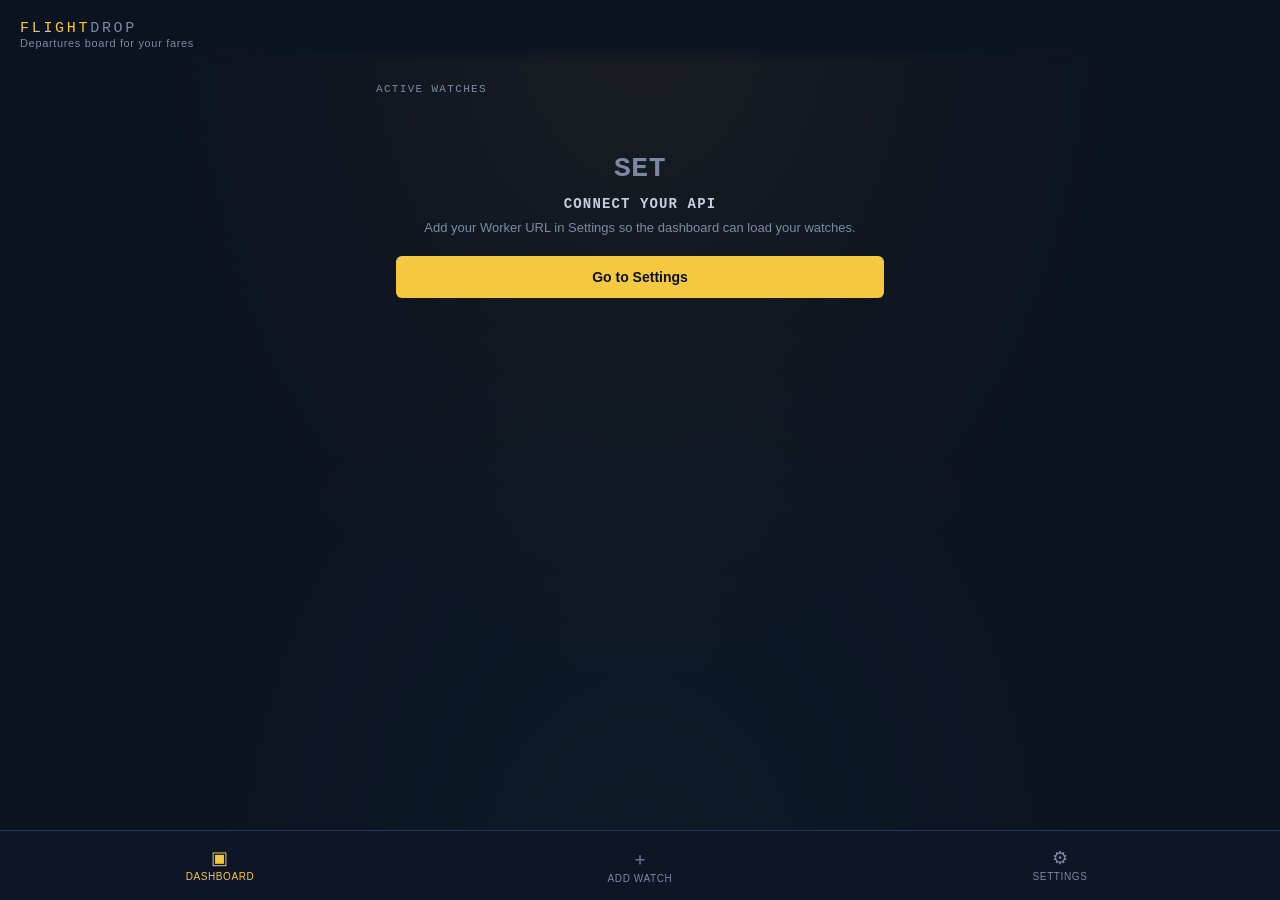
<file: index.html>
<!doctype html>
<html lang="en">
<head>
<meta charset="utf-8" />
<meta name="viewport" content="width=device-width, initial-scale=1, viewport-fit=cover" />
<meta name="theme-color" content="#0B1220" />
<title>FlightDrop — Dashboard</title>
<link rel="manifest" href="/manifest.json" />
<link rel="apple-touch-icon" href="/icons/icon-192.png" />
<meta name="apple-mobile-web-app-capable" content="yes" />
<meta name="apple-mobile-web-app-status-bar-style" content="black-translucent" />
<link rel="stylesheet" href="/styles.css" />
</head>
<body>
<header class="topbar">
  <div>
    <div class="wordmark">Flight<span>Drop</span></div>
    <div class="subline">Departures board for your fares</div>
  </div>
</header>

<main>
  <div id="unmatched-banner"></div>
  <div class="section-label">Active watches</div>
  <div id="watch-list">
    <div class="empty-state">
      <div class="flap">···</div>
      <p>Loading your watches…</p>
    </div>
  </div>
</main>

<nav class="bottom-nav">
  <a href="/index.html" data-page="index.html"><span class="icon">▣</span>Dashboard</a>
  <a href="/add.html" data-page="add.html"><span class="icon">＋</span>Add Watch</a>
  <a href="/settings.html" data-page="settings.html"><span class="icon">⚙</span>Settings</a>
</nav>

<script src="/app.js"></script>
<script>
async function loadWatches() {
  const list = document.getElementById("watch-list");
  if (!FD.apiBase()) {
    list.innerHTML = `
      <div class="empty-state">
        <div class="flap">SET</div>
        <h2>Connect your API</h2>
        <p>Add your Worker URL in Settings so the dashboard can load your watches.</p>
        <a class="btn btn-primary" href="/settings.html">Go to Settings</a>
      </div>`;
    return;
  }

  try {
    const [watches, unmatched] = await Promise.all([
      FD.api("/api/watches"),
      FD.api("/api/price-events/unmatched").catch(() => []),
    ]);

    renderUnmatchedBanner(unmatched);

    if (!watches || watches.length === 0) {
      list.innerHTML = `
        <div class="empty-state">
          <div class="flap">···</div>
          <h2>No watches yet</h2>
          <p>Add a flight watch, set the matching alert in Google Flights, then forward those emails to FlightDrop.</p>
          <a class="btn btn-primary" href="/add.html">Add your first watch</a>
        </div>`;
      return;
    }

    list.innerHTML = "";
    watches.forEach((watch) => list.appendChild(renderWatchCard(watch)));
  } catch (err) {
    list.innerHTML = `<div class="empty-state"><h2>Couldn't load watches</h2><p>${FD.escapeHtml(err.message)}</p></div>`;
  }
}

function renderUnmatchedBanner(unmatched) {
  const el = document.getElementById("unmatched-banner");
  if (!unmatched || unmatched.length === 0) { el.innerHTML = ""; return; }
  el.innerHTML = `
    <div class="card" style="border-color: rgba(255,107,94,0.4);">
      <strong style="color: var(--coral); font-size: 13px;">${unmatched.length} email${unmatched.length > 1 ? "s" : ""} couldn't be matched</strong>
      <p style="font-size: 12px; color: var(--ink-2); margin: 6px 0 10px;">Link them to a watch manually from Settings → Unmatched emails.</p>
      <a class="btn btn-secondary btn-sm" href="/settings.html#unmatched">Review unmatched</a>
    </div>`;
}

function renderWatchCard(watch) {
  const status = FD.watchStatus(watch);
  const a = document.createElement("a");
  a.href = `/watch.html?id=${watch.id}`;
  a.className = "card watch-card";
  a.dataset.status = status;

  const legs = (watch.legs || []).map((l) => {
    const route = `${FD.escapeHtml(l.from) || "?"} → ${FD.escapeHtml(l.to) || "?"}`;
    const dateLabel = FD.formatShortDate(l.date);
    return dateLabel ? `${route} (${dateLabel})` : route;
  }).join(" · ") || FD.escapeHtml(watch.route_type);

  const priceBlock = document.createElement("div");
  priceBlock.className = "price-block";
  priceBlock.appendChild(FD.renderFlap(FD.formatMoney(watch.last_seen_price, watch.currency)));
  const target = document.createElement("div");
  target.className = "target";
  target.textContent = watch.target_price != null ? `Target ${FD.formatMoney(watch.target_price, watch.currency)}` : "No target set";
  priceBlock.appendChild(target);

  a.innerHTML = `
    <div class="row-top">
      <div>
        <div class="name">${FD.escapeHtml(watch.name)}</div>
        <div class="route">${legs}</div>
      </div>
    </div>
    <span class="status-pill">${FD.statusLabel(status)}</span>
  `;
  a.querySelector(".row-top").appendChild(priceBlock);
  return a;
}

loadWatches();
</script>
</body>
</html>
</file>
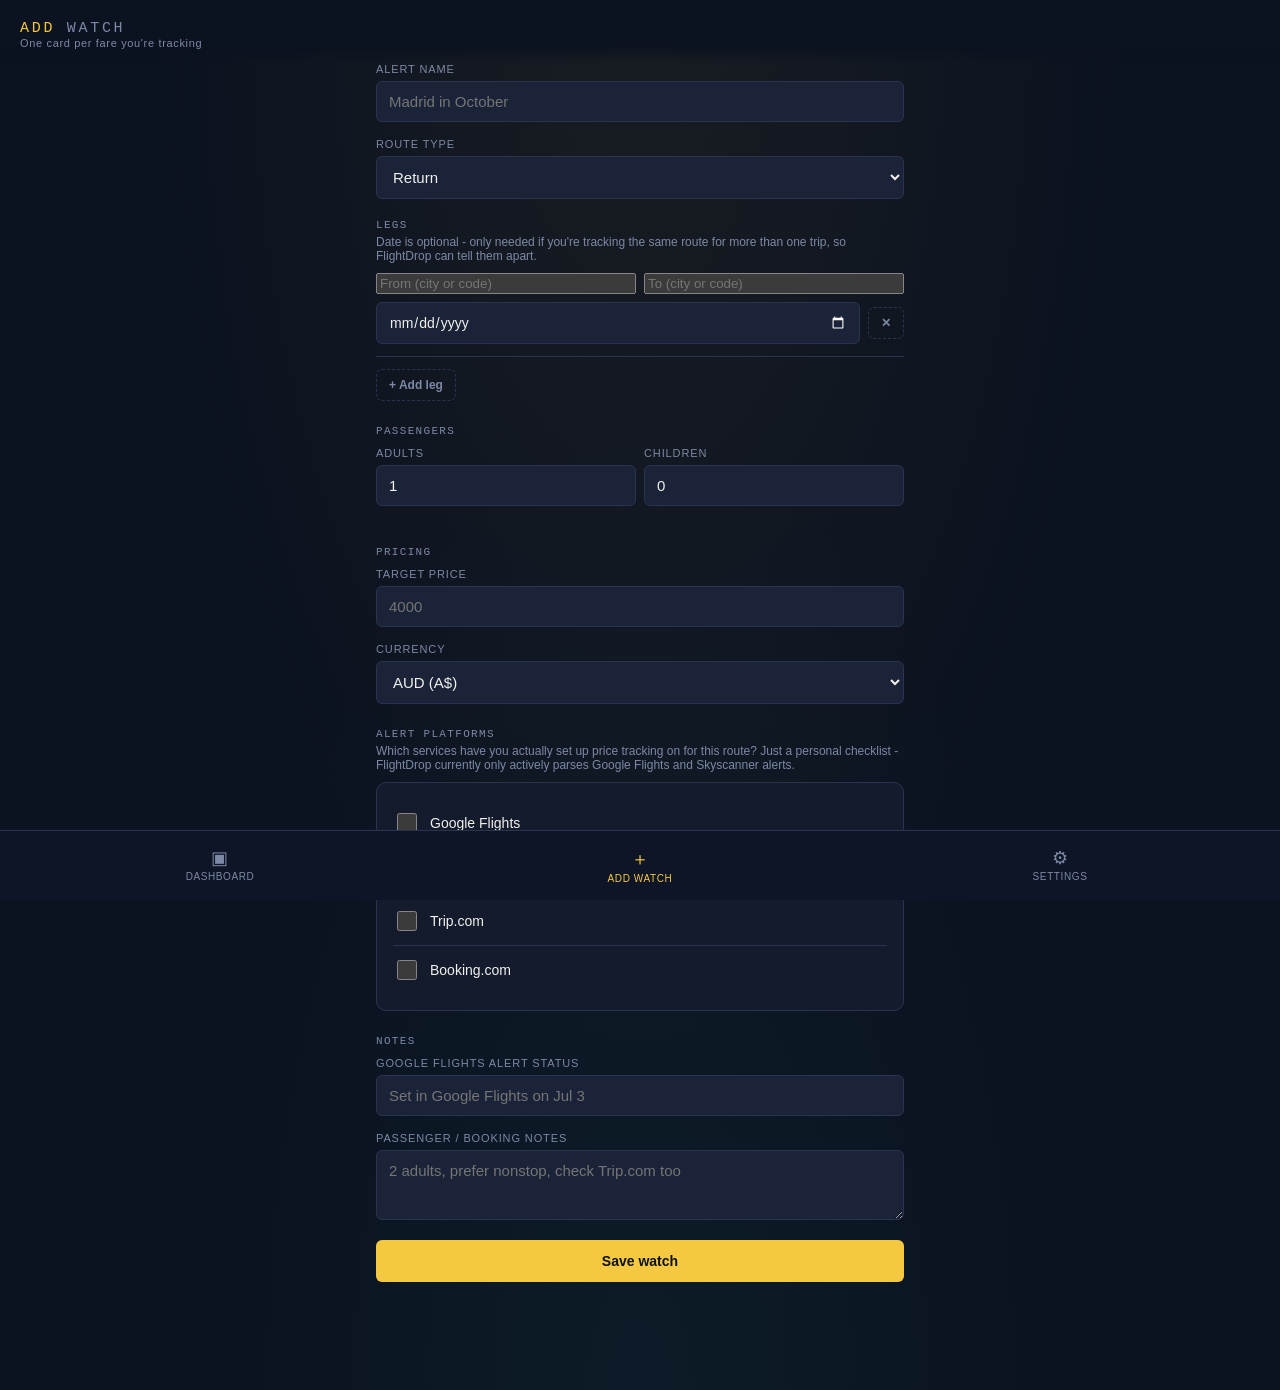
<file: add.html>
<!doctype html>
<html lang="en">
<head>
<meta charset="utf-8" />
<meta name="viewport" content="width=device-width, initial-scale=1, viewport-fit=cover" />
<meta name="theme-color" content="#0B1220" />
<title>FlightDrop — Add Watch</title>
<link rel="manifest" href="/manifest.json" />
<link rel="apple-touch-icon" href="/icons/icon-192.png" />
<meta name="apple-mobile-web-app-capable" content="yes" />
<link rel="stylesheet" href="/styles.css" />
<script src="/airports.js"></script>
</head>
<body>
<header class="topbar">
  <div>
    <div class="wordmark">Add <span>Watch</span></div>
    <div class="subline">One card per fare you're tracking</div>
  </div>
</header>

<main>
  <form id="watch-form">
    <div class="field">
      <label for="name">Alert name</label>
      <input type="text" id="name" placeholder="Madrid in October" required />
    </div>

    <div class="field">
      <label for="routeType">Route type</label>
      <select id="routeType">
        <option value="one-way">One-way</option>
        <option value="return" selected>Return</option>
        <option value="multi-city">Multi-city</option>
      </select>
    </div>

    <div class="section-label">Legs</div>
    <p style="font-size:12px; color:var(--ink-2); margin:-6px 0 10px;">Date is optional - only needed if you're tracking the same route for more than one trip, so FlightDrop can tell them apart.</p>
    <div id="legs"></div>
    <button type="button" class="btn btn-ghost btn-sm" id="add-leg">+ Add leg</button>

    <div class="section-label" style="margin-top:24px;">Passengers</div>
    <div class="leg-row-airports" style="margin-bottom:0;">
      <div class="field">
        <label for="adults">Adults</label>
        <input type="number" id="adults" min="1" step="1" />
      </div>
      <div class="field">
        <label for="children">Children</label>
        <input type="number" id="children" min="0" step="1" />
      </div>
    </div>

    <div class="section-label" style="margin-top:24px;">Pricing</div>
    <div class="field">
      <label for="targetPrice">Target price</label>
      <input type="number" id="targetPrice" placeholder="4000" min="0" step="1" />
    </div>
    <div class="field">
      <label for="currency">Currency</label>
      <select id="currency">
        <option value="USD">USD ($)</option>
        <option value="AUD" selected>AUD (A$)</option>
        <option value="GBP">GBP (£)</option>
        <option value="EUR">EUR (€)</option>
        <option value="NZD">NZD (NZ$)</option>
        <option value="CAD">CAD (C$)</option>
        <option value="JPY">JPY (¥)</option>
      </select>
    </div>

    <div class="section-label" style="margin-top:24px;">Alert platforms</div>
    <p style="font-size:12px; color:var(--ink-2); margin:-6px 0 10px;">Which services have you actually set up price tracking on for this route? Just a personal checklist - FlightDrop currently only actively parses Google Flights and Skyscanner alerts.</p>
    <div class="card" id="platform-list"></div>

    <div class="section-label" style="margin-top:24px;">Notes</div>
    <div class="field">
      <label for="source">Google Flights alert status</label>
      <input type="text" id="source" placeholder="Set in Google Flights on Jul 3" />
    </div>
    <div class="field">
      <label for="notes">Passenger / booking notes</label>
      <textarea id="notes" placeholder="2 adults, prefer nonstop, check Trip.com too"></textarea>
    </div>

    <button type="submit" class="btn btn-primary">Save watch</button>
  </form>
</main>

<nav class="bottom-nav">
  <a href="/index.html" data-page="index.html"><span class="icon">▣</span>Dashboard</a>
  <a href="/add.html" data-page="add.html"><span class="icon">＋</span>Add Watch</a>
  <a href="/settings.html" data-page="settings.html"><span class="icon">⚙</span>Settings</a>
</nav>

<script src="/app.js"></script>
<script>
const legsContainer = document.getElementById("legs");

const platformList = document.getElementById("platform-list");
FD.PLATFORMS_CHECKBOX_IDS = []; // filled below
(window.FLIGHTDROP_PLATFORMS || []).forEach((p) => {
  const id = `platform-${p.key}`;
  FD.PLATFORMS_CHECKBOX_IDS.push({ id, key: p.key });
  const row = document.createElement("label");
  row.className = "checkbox-row";
  row.innerHTML = `<input type="checkbox" id="${id}" /> ${FD.escapeHtml(p.label)}`;
  platformList.appendChild(row);
});

function addLegRow(fromCode = "", fromCity = "", toCode = "", toCity = "", date = "") {
  const row = document.createElement("div");
  row.className = "leg-row";
  row.innerHTML = `
    <div class="leg-row-airports">
      <div class="airport-picker">
        <input type="text" placeholder="From (city or code)" class="leg-from" autocomplete="off"
          value="${fromCity ? FD.escapeHtml(`${fromCity} (${fromCode})`) : ""}"
          data-code="${FD.escapeHtml(fromCode)}" />
      </div>
      <div class="airport-picker">
        <input type="text" placeholder="To (city or code)" class="leg-to" autocomplete="off"
          value="${toCity ? FD.escapeHtml(`${toCity} (${toCode})`) : ""}"
          data-code="${FD.escapeHtml(toCode)}" />
      </div>
    </div>
    <div class="leg-row-date-remove">
      <input type="date" class="leg-date" value="${FD.escapeHtml(date)}" aria-label="Departure date (optional)" />
      <button type="button" class="btn btn-ghost btn-sm remove-leg" aria-label="Remove leg">✕</button>
    </div>
  `;
  row.querySelector(".remove-leg").addEventListener("click", () => row.remove());
  FD.initAirportPicker(row.querySelector(".leg-from"));
  FD.initAirportPicker(row.querySelector(".leg-to"));
  legsContainer.appendChild(row);
}

document.getElementById("add-leg").addEventListener("click", () => addLegRow());
addLegRow(); // start with one leg

const defaultPassengers = FD.getDefaultPassengers();
document.getElementById("adults").value = defaultPassengers.adults;
document.getElementById("children").value = defaultPassengers.children;

document.getElementById("watch-form").addEventListener("submit", async (e) => {
  e.preventDefault();
  const legs = [...legsContainer.querySelectorAll(".leg-row")].map((row) => ({
    from: row.querySelector(".leg-from").dataset.code || "",
    to: row.querySelector(".leg-to").dataset.code || "",
    date: row.querySelector(".leg-date").value || null,
  })).filter((l) => l.from || l.to);

  const platforms = FD.PLATFORMS_CHECKBOX_IDS
    .filter((p) => document.getElementById(p.id).checked)
    .map((p) => p.key);

  const payload = {
    name: document.getElementById("name").value.trim(),
    routeType: document.getElementById("routeType").value,
    legs,
    targetPrice: document.getElementById("targetPrice").value ? Number(document.getElementById("targetPrice").value) : null,
    currency: document.getElementById("currency").value,
    adults: Math.max(1, Number(document.getElementById("adults").value) || 1),
    children: Math.max(0, Number(document.getElementById("children").value) || 0),
    source: document.getElementById("source").value.trim(),
    notes: document.getElementById("notes").value.trim(),
    platforms,
  };

  try {
    const watch = await FD.api("/api/watch/create", { method: "POST", body: JSON.stringify(payload) });
    FD.toast("Watch saved", "success");
    location.href = `/watch.html?id=${watch.id}`;
  } catch (err) {
    FD.toast(err.message, "error");
  }
});
</script>
</body>
</html>
</file>
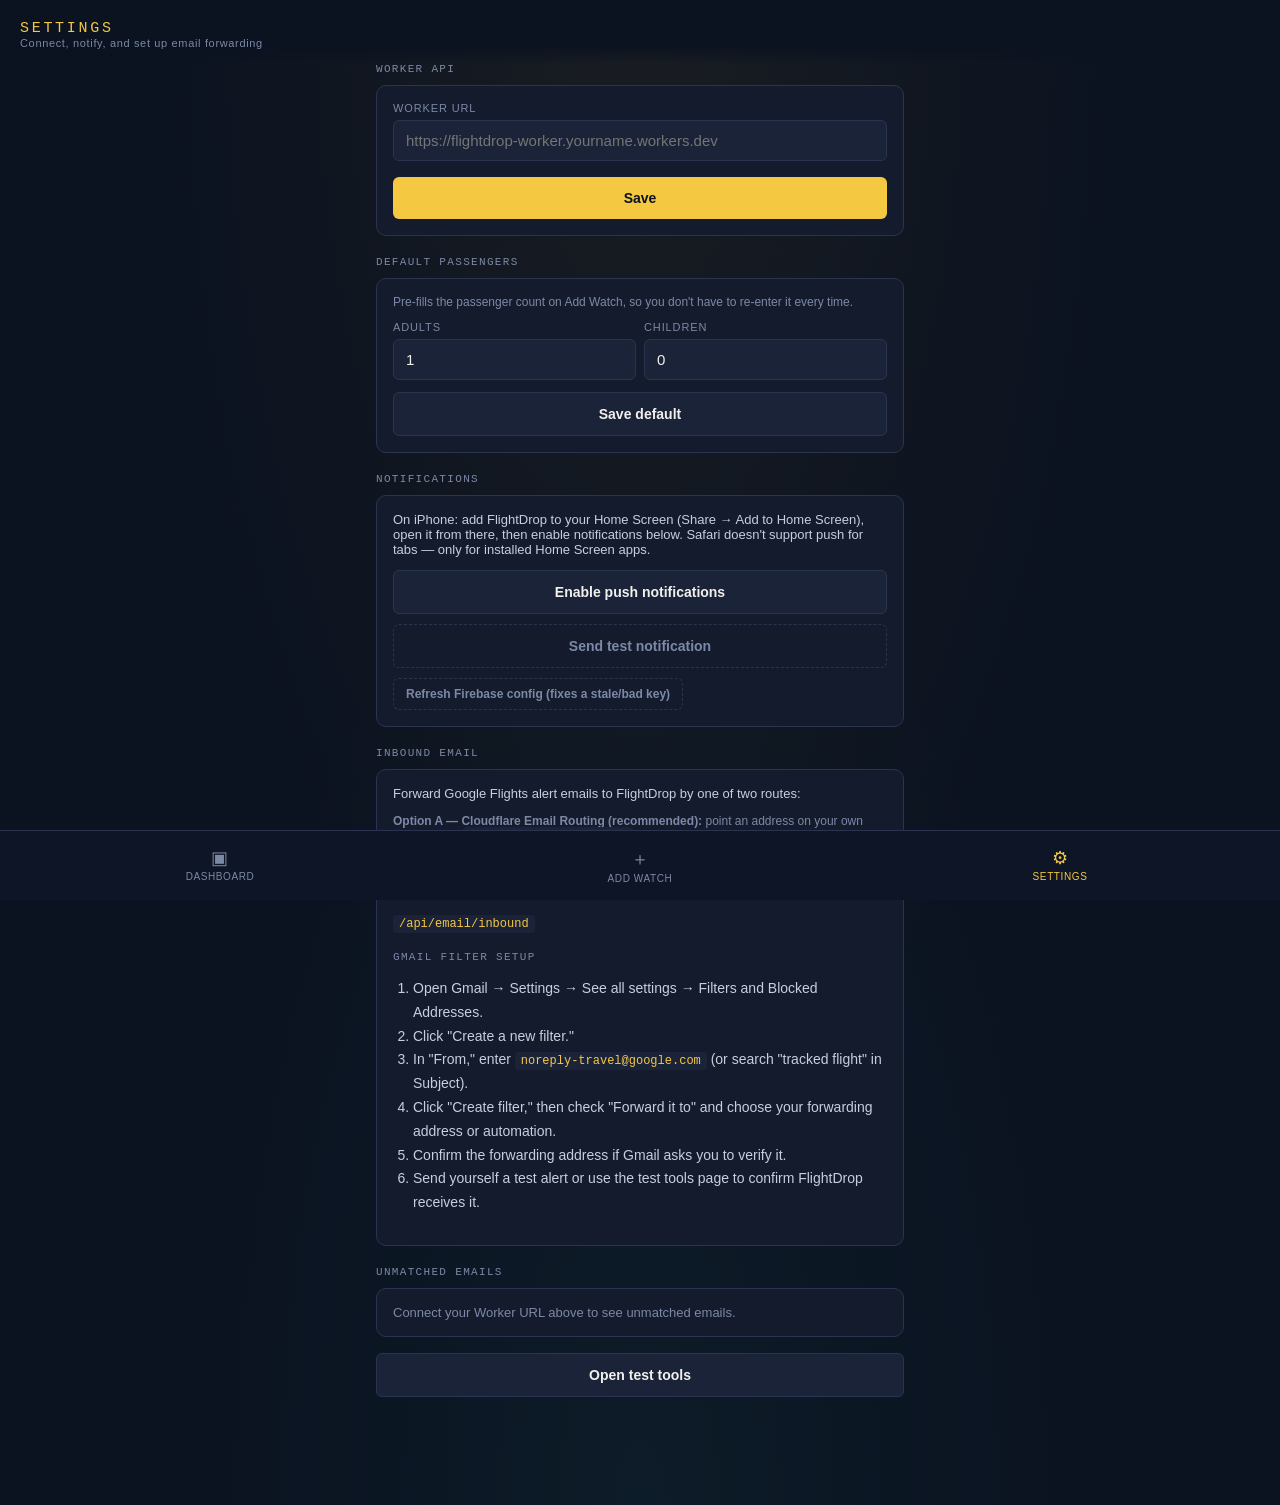
<file: settings.html>
<!doctype html>
<html lang="en">
<head>
<meta charset="utf-8" />
<meta name="viewport" content="width=device-width, initial-scale=1, viewport-fit=cover" />
<meta name="theme-color" content="#0B1220" />
<title>FlightDrop — Settings</title>
<link rel="manifest" href="/manifest.json" />
<link rel="apple-touch-icon" href="/icons/icon-192.png" />
<meta name="apple-mobile-web-app-capable" content="yes" />
<link rel="stylesheet" href="/styles.css" />
</head>
<body>
<header class="topbar">
  <div>
    <div class="wordmark">Settings</div>
    <div class="subline">Connect, notify, and set up email forwarding</div>
  </div>
</header>

<main>
  <div class="section-label" style="margin-top:0;">Worker API</div>
  <div class="card">
    <div class="field">
      <label for="apiBase">Worker URL</label>
      <input type="text" id="apiBase" placeholder="https://flightdrop-worker.yourname.workers.dev" />
    </div>
    <button class="btn btn-primary" id="save-api">Save</button>
  </div>

  <div class="section-label">Default passengers</div>
  <div class="card">
    <p style="font-size:12px; color:var(--ink-2); margin-top:0;">Pre-fills the passenger count on Add Watch, so you don't have to re-enter it every time.</p>
    <div class="leg-row-airports" style="margin-bottom:12px;">
      <div class="field" style="margin-bottom:0;">
        <label for="default-adults">Adults</label>
        <input type="number" id="default-adults" min="1" step="1" />
      </div>
      <div class="field" style="margin-bottom:0;">
        <label for="default-children">Children</label>
        <input type="number" id="default-children" min="0" step="1" />
      </div>
    </div>
    <button class="btn btn-secondary" id="save-passengers">Save default</button>
  </div>

  <div class="section-label">Notifications</div>
  <div class="card">
    <p style="font-size:13px; color:var(--ink-1); margin-top:0;">On iPhone: add FlightDrop to your Home Screen (Share → Add to Home Screen), open it from there, then enable notifications below. Safari doesn't support push for tabs — only for installed Home Screen apps.</p>
    <button class="btn btn-secondary" id="enable-push">Enable push notifications</button>
    <div style="height:10px;"></div>
    <button class="btn btn-ghost" id="test-push">Send test notification</button>
    <div style="height:10px;"></div>
    <button class="btn btn-ghost btn-sm" id="refresh-firebase-config">Refresh Firebase config (fixes a stale/bad key)</button>
    <p id="push-fallback" style="font-size:12px; color:var(--coral); margin-bottom:0; display:none;">
      Push didn't go through. As a fallback, check the Dashboard directly, or set up an email-to-SMS / IFTTT alert from your Gmail filter as a backup channel.
    </p>
  </div>

  <div class="section-label">Inbound email</div>
  <div class="card">
    <p style="font-size:13px; color:var(--ink-1); margin-top:0;">Forward Google Flights alert emails to FlightDrop by one of two routes:</p>
    <p style="font-size:12px; color:var(--ink-2);"><strong>Option A — Cloudflare Email Routing (recommended):</strong> point an address on your own domain (e.g. <code>flights@yourdomain.com</code>) at the FlightDrop Worker. See the README for the one-time dashboard setup.</p>
    <p style="font-size:12px; color:var(--ink-2);"><strong>Option B — Webhook forward:</strong> use a Gmail filter + a forwarding tool (Zapier, Make, or a Google Apps Script) to POST the email to:</p>
    <p><code id="inbound-url">/api/email/inbound</code></p>

    <div class="section-label">Gmail filter setup</div>
    <ol class="steps">
      <li>Open Gmail → Settings → See all settings → Filters and Blocked Addresses.</li>
      <li>Click "Create a new filter."</li>
      <li>In "From," enter <code>noreply-travel@google.com</code> (or search "tracked flight" in Subject).</li>
      <li>Click "Create filter," then check "Forward it to" and choose your forwarding address or automation.</li>
      <li>Confirm the forwarding address if Gmail asks you to verify it.</li>
      <li>Send yourself a test alert or use the <a href="/test.html">test tools page</a> to confirm FlightDrop receives it.</li>
    </ol>
  </div>

  <div class="section-label" id="unmatched">Unmatched emails</div>
  <div class="card" id="unmatched-card">
    <p style="font-size:13px; color:var(--ink-2); margin:0;">Loading…</p>
  </div>

  <a class="btn btn-secondary" href="/test.html" style="margin-top:4px;">Open test tools</a>
</main>

<nav class="bottom-nav">
  <a href="/index.html" data-page="index.html"><span class="icon">▣</span>Dashboard</a>
  <a href="/add.html" data-page="add.html"><span class="icon">＋</span>Add Watch</a>
  <a href="/settings.html" data-page="settings.html"><span class="icon">⚙</span>Settings</a>
</nav>

<script src="/app.js"></script>
<script>
const apiInput = document.getElementById("apiBase");
apiInput.value = FD.apiBase();

const defaultPassengers = FD.getDefaultPassengers();
document.getElementById("default-adults").value = defaultPassengers.adults;
document.getElementById("default-children").value = defaultPassengers.children;

document.getElementById("save-passengers").addEventListener("click", () => {
  const adults = Math.max(1, Number(document.getElementById("default-adults").value) || 1);
  const children = Math.max(0, Number(document.getElementById("default-children").value) || 0);
  FD.setDefaultPassengers({ adults, children });
  FD.toast("Default passengers saved", "success");
});

document.getElementById("inbound-url").textContent = FD.apiBase() ? `${FD.apiBase()}/api/email/inbound` : "/api/email/inbound";

document.getElementById("save-api").addEventListener("click", () => {
  FD.setApiBase(apiInput.value.trim().replace(/\/$/, ""));
  localStorage.removeItem("fd_firebase_config"); // force a fresh fetch next time push is enabled
  FD.toast("Saved", "success");
  document.getElementById("inbound-url").textContent = `${FD.apiBase()}/api/email/inbound`;
  loadUnmatched();
});

document.getElementById("refresh-firebase-config")?.addEventListener("click", () => {
  localStorage.removeItem("fd_firebase_config");
  FD.toast("Cleared. Tap Enable push notifications again to re-fetch it.", "success");
});

document.getElementById("enable-push").addEventListener("click", async () => {
  try {
    await FD.enablePush();
    FD.toast("Push notifications enabled", "success");
  } catch (err) {
    FD.toast(err.message, "error");
    document.getElementById("push-fallback").style.display = "block";
  }
});

document.getElementById("test-push").addEventListener("click", async () => {
  try {
    const result = await FD.api("/api/push/test", { method: "POST" });
    FD.toast(`Sent to ${result.sent} device(s)`, "success");
  } catch (err) {
    FD.toast(err.message, "error");
    document.getElementById("push-fallback").style.display = "block";
  }
});

async function loadUnmatched() {
  const card = document.getElementById("unmatched-card");
  if (!FD.apiBase()) {
    card.innerHTML = `<p style="font-size:13px; color:var(--ink-2); margin:0;">Connect your Worker URL above to see unmatched emails.</p>`;
    return;
  }
  try {
    const [events, watches] = await Promise.all([
      FD.api("/api/price-events/unmatched"),
      FD.api("/api/watches"),
    ]);
    if (!events || events.length === 0) {
      card.innerHTML = `<p style="font-size:13px; color:var(--ink-2); margin:0;">Nothing to link. Every parsed email matched a watch.</p>`;
      return;
    }
    card.innerHTML = "";
    events.forEach((ev) => {
      const row = document.createElement("div");
      row.style.borderBottom = "1px solid var(--hairline)";
      row.style.padding = "10px 0";
      row.innerHTML = `
        <div style="font-size:13px;">${FD.escapeHtml(ev.source_email_subject) || "(no subject)"}</div>
        <div style="font-size:11px; color:var(--ink-2); margin:4px 0 8px;">${ev.extracted_price != null ? FD.formatMoney(ev.extracted_price, ev.currency) : "no price found"} · ${new Date(ev.received_at).toLocaleString()}</div>
        <select class="link-select" style="width:100%; background:var(--panel-800); color:var(--ink-0); border:1px solid var(--hairline); border-radius:6px; padding:8px;">
          <option value="">Link to watch…</option>
          ${(watches || []).map((w) => `<option value="${FD.escapeHtml(w.id)}">${FD.escapeHtml(w.name)}</option>`).join("")}
        </select>
      `;
      row.querySelector("select").addEventListener("change", async (e) => {
        const watchId = e.target.value;
        if (!watchId) return;
        try {
          await FD.api(`/api/price-event/${ev.id}/link`, { method: "POST", body: JSON.stringify({ watchId }) });
          FD.toast("Linked", "success");
          loadUnmatched();
        } catch (err) {
          FD.toast(err.message, "error");
        }
      });
      card.appendChild(row);
    });
  } catch (err) {
    card.innerHTML = `<p style="font-size:13px; color:var(--coral); margin:0;">${FD.escapeHtml(err.message)}</p>`;
  }
}

loadUnmatched();
</script>
</body>
</html>
</file>
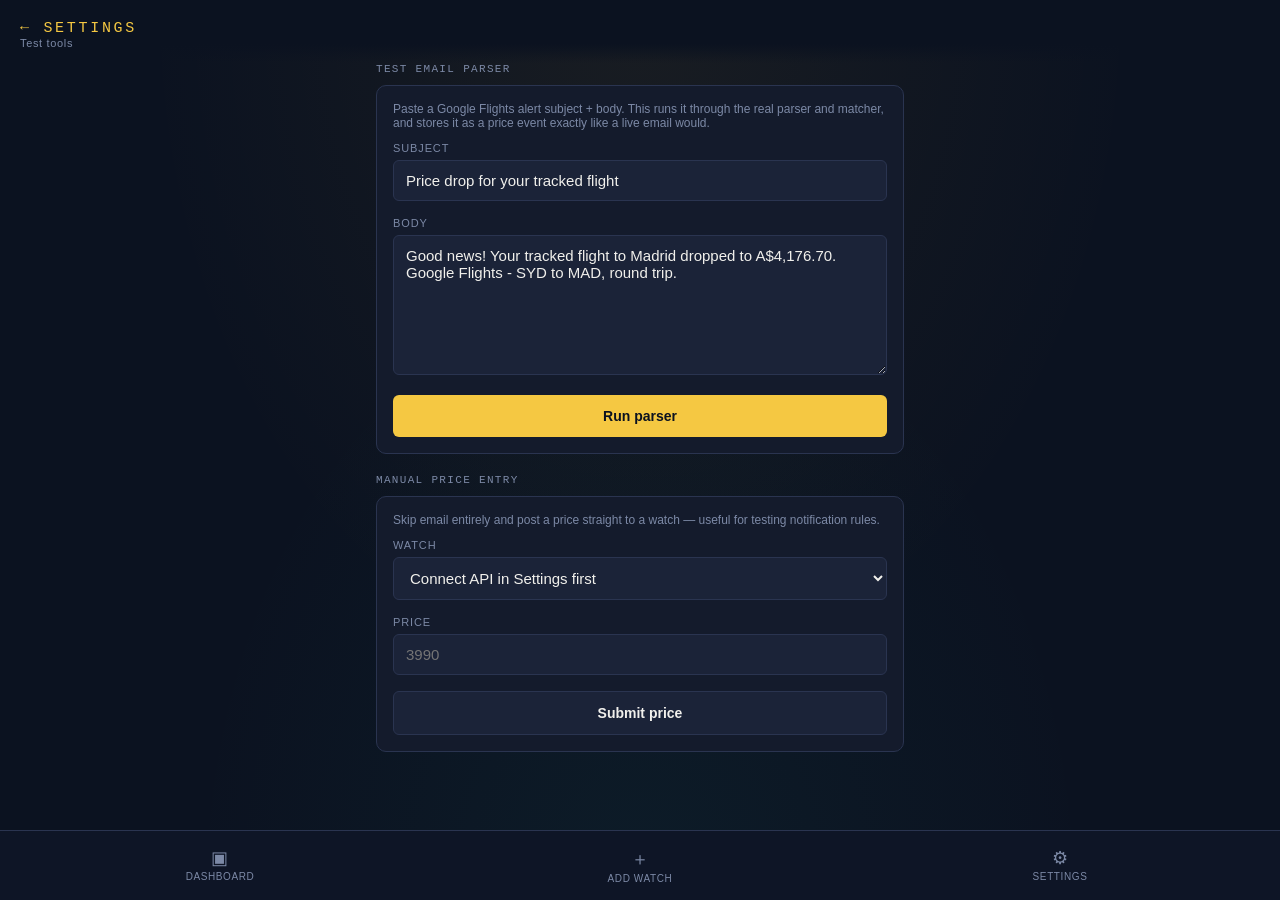
<file: test.html>
<!doctype html>
<html lang="en">
<head>
<meta charset="utf-8" />
<meta name="viewport" content="width=device-width, initial-scale=1, viewport-fit=cover" />
<meta name="theme-color" content="#0B1220" />
<title>FlightDrop — Test Tools</title>
<link rel="manifest" href="/manifest.json" />
<link rel="apple-touch-icon" href="/icons/icon-192.png" />
<meta name="apple-mobile-web-app-capable" content="yes" />
<link rel="stylesheet" href="/styles.css" />
</head>
<body>
<header class="topbar">
  <div>
    <div class="wordmark"><a href="/settings.html" style="color:var(--amber)">← Settings</a></div>
    <div class="subline">Test tools</div>
  </div>
</header>

<main>
  <div class="section-label" style="margin-top:0;">Test email parser</div>
  <div class="card">
    <p style="font-size:12px; color:var(--ink-2); margin-top:0;">Paste a Google Flights alert subject + body. This runs it through the real parser and matcher, and stores it as a price event exactly like a live email would.</p>
    <div class="field">
      <label for="subject">Subject</label>
      <input type="text" id="subject" value="Price drop for your tracked flight" />
    </div>
    <div class="field">
      <label for="body">Body</label>
      <textarea id="body" style="min-height:140px;">Good news! Your tracked flight to Madrid dropped to A$4,176.70. Google Flights - SYD to MAD, round trip.</textarea>
    </div>
    <button class="btn btn-primary" id="run-parser">Run parser</button>
    <div id="parser-result"></div>
  </div>

  <div class="section-label">Manual price entry</div>
  <div class="card">
    <p style="font-size:12px; color:var(--ink-2); margin-top:0;">Skip email entirely and post a price straight to a watch — useful for testing notification rules.</p>
    <div class="field">
      <label for="watchSelect">Watch</label>
      <select id="watchSelect"></select>
    </div>
    <div class="field">
      <label for="manualPrice">Price</label>
      <input type="number" id="manualPrice" placeholder="3990" />
    </div>
    <button class="btn btn-secondary" id="run-manual">Submit price</button>
    <div id="manual-result"></div>
  </div>
</main>

<nav class="bottom-nav">
  <a href="/index.html" data-page="index.html"><span class="icon">▣</span>Dashboard</a>
  <a href="/add.html" data-page="add.html"><span class="icon">＋</span>Add Watch</a>
  <a href="/settings.html" data-page="settings.html"><span class="icon">⚙</span>Settings</a>
</nav>

<script src="/app.js"></script>
<script>
document.getElementById("run-parser").addEventListener("click", async () => {
  const resultEl = document.getElementById("parser-result");
  resultEl.innerHTML = `<p style="font-size:12px; color:var(--ink-2);">Running…</p>`;
  try {
    const result = await FD.api("/api/email/inbound", {
      method: "POST",
      body: JSON.stringify({
        subject: document.getElementById("subject").value,
        text: document.getElementById("body").value,
      }),
    });
    resultEl.innerHTML = `<pre style="white-space:pre-wrap; font-size:11px; background:var(--panel-800); padding:10px; border-radius:6px; margin-top:10px;">${FD.escapeHtml(JSON.stringify(result, null, 2))}</pre>`;
    FD.toast(result.matched ? `Matched: ${result.watch?.name}` : "No watch matched — saved as unmatched", result.matched ? "success" : "");
  } catch (err) {
    resultEl.innerHTML = `<p style="font-size:12px; color:var(--coral);">${FD.escapeHtml(err.message)}</p>`;
  }
});

async function loadWatchOptions() {
  const select = document.getElementById("watchSelect");
  if (!FD.apiBase()) { select.innerHTML = `<option>Connect API in Settings first</option>`; return; }
  try {
    const watches = await FD.api("/api/watches");
    select.innerHTML = (watches || []).map((w) => `<option value="${FD.escapeHtml(w.id)}" data-currency="${FD.escapeHtml(w.currency)}">${FD.escapeHtml(w.name)}</option>`).join("") || `<option>No watches yet</option>`;
  } catch (err) {
    select.innerHTML = `<option>${FD.escapeHtml(err.message)}</option>`;
  }
}

document.getElementById("run-manual").addEventListener("click", async () => {
  const resultEl = document.getElementById("manual-result");
  const select = document.getElementById("watchSelect");
  const watchId = select.value;
  const price = Number(document.getElementById("manualPrice").value);
  if (!watchId || !price) { FD.toast("Pick a watch and enter a price", "error"); return; }

  try {
    const result = await FD.api("/api/price-event/manual-test", {
      method: "POST",
      body: JSON.stringify({ watchId, price }),
    });
    resultEl.innerHTML = `<pre style="white-space:pre-wrap; font-size:11px; background:var(--panel-800); padding:10px; border-radius:6px; margin-top:10px;">${FD.escapeHtml(JSON.stringify(result, null, 2))}</pre>`;
    FD.toast(result.notified ? "Notification triggered" : "Saved, no notification needed", result.notified ? "success" : "");
  } catch (err) {
    resultEl.innerHTML = `<p style="font-size:12px; color:var(--coral);">${FD.escapeHtml(err.message)}</p>`;
  }
});

loadWatchOptions();
</script>
</body>
</html>
</file>
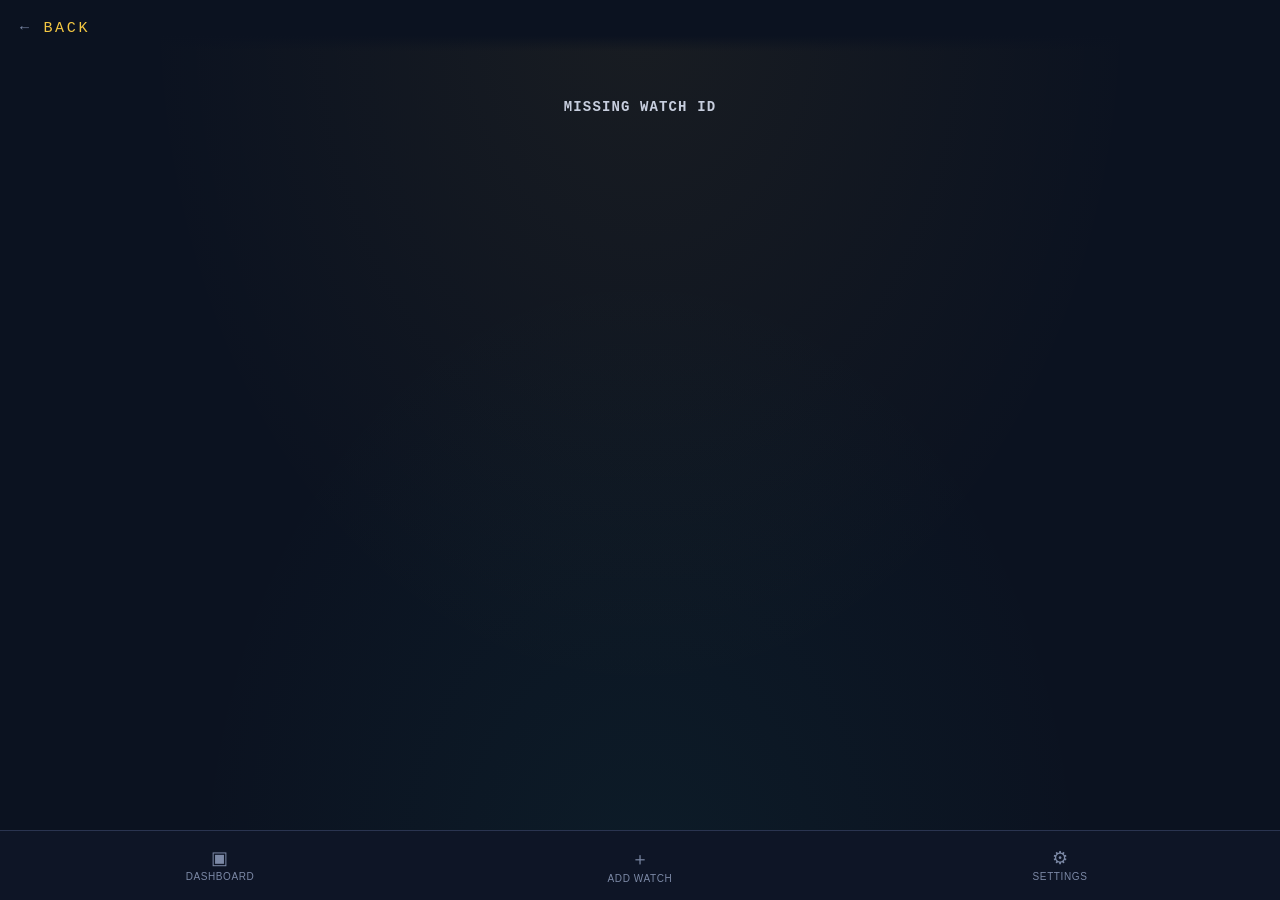
<file: watch.html>
<!doctype html>
<html lang="en">
<head>
<meta charset="utf-8" />
<meta name="viewport" content="width=device-width, initial-scale=1, viewport-fit=cover" />
<meta name="theme-color" content="#0B1220" />
<title>FlightDrop — Watch Detail</title>
<link rel="manifest" href="/manifest.json" />
<link rel="apple-touch-icon" href="/icons/icon-192.png" />
<meta name="apple-mobile-web-app-capable" content="yes" />
<link rel="stylesheet" href="/styles.css" />
<script src="/airports.js"></script>
</head>
<body>
<header class="topbar">
  <div>
    <div class="wordmark"><span>←</span> <a href="/index.html" style="color:var(--amber)">Back</a></div>
  </div>
</header>

<main id="content">
  <div class="empty-state"><div class="flap">···</div><p>Loading watch…</p></div>
</main>

<nav class="bottom-nav">
  <a href="/index.html" data-page="index.html"><span class="icon">▣</span>Dashboard</a>
  <a href="/add.html" data-page="add.html"><span class="icon">＋</span>Add Watch</a>
  <a href="/settings.html" data-page="settings.html"><span class="icon">⚙</span>Settings</a>
</nav>

<script src="/app.js"></script>
<script>
const params = new URLSearchParams(location.search);
const watchId = params.get("id");
const content = document.getElementById("content");

function bookingLinks(watch) {
  const leg = (watch.legs || [])[0] || {};
  const q = encodeURIComponent(`${leg.from || ""} to ${leg.to || ""}`);
  return [
    { label: "Google Flights", url: `https://www.google.com/travel/flights?q=${q}` },
    { label: "Trip.com", url: `https://www.trip.com/flights/` },
    { label: "Booking.com", url: `https://www.booking.com/flights/` },
  ];
}

function codeToCity(code) {
  const match = (window.FLIGHTDROP_AIRPORTS || []).find((a) => a.code === code);
  return match ? match.city : "";
}

async function load() {
  if (!watchId) {
    content.innerHTML = `<div class="empty-state"><h2>Missing watch id</h2></div>`;
    return;
  }
  try {
    const watch = await FD.api(`/api/watch/${watchId}`);
    render(watch);
  } catch (err) {
    content.innerHTML = `<div class="empty-state"><h2>Couldn't load watch</h2><p>${FD.escapeHtml(err.message)}</p></div>`;
  }
}

function render(watch) {
  const status = FD.watchStatus(watch);
  const legs = (watch.legs || []).map((l) => {
    const route = `${FD.escapeHtml(l.from) || "?"} → ${FD.escapeHtml(l.to) || "?"}`;
    const dateLabel = FD.formatShortDate(l.date);
    return dateLabel ? `${route} (${dateLabel})` : route;
  }).join(" · ") || FD.escapeHtml(watch.route_type);

  content.innerHTML = `
    <div class="card watch-card" data-status="${status}">
      <div class="row-top">
        <div>
          <div class="name" style="font-size:19px;">${FD.escapeHtml(watch.name)}</div>
          <div class="route">${legs}</div>
        </div>
      </div>
      <span class="status-pill">${FD.statusLabel(status)}</span>
      <div class="platform-badges" id="platform-badges"></div>
      ${watch.last_flight_url
        ? `<a href="${FD.escapeHtml(watch.last_flight_url)}" target="_blank" rel="noopener" class="btn btn-primary" style="margin-top:12px;">View this priced flight →</a>`
        : `<p style="font-size:11px; color:var(--ink-2); margin-top:10px;">No direct flight link yet - one will show up here once an alert email includes one.</p>`
      }
      <div class="link-row" id="booking-links"></div>
    </div>

    <div class="card">
      <div class="section-label" style="margin-top:0;">Price</div>
      <div style="display:flex; justify-content:space-between; align-items:baseline;">
        <span id="price-flap"></span>
        <span style="font-size:12px; color:var(--ink-2);">Target ${FD.formatMoney(watch.target_price, watch.currency)}</span>
      </div>
      <div style="font-size:12px; color:var(--ink-2); margin-top:6px;">Lowest seen: ${FD.formatMoney(watch.lowest_seen_price, watch.currency)}</div>
    </div>

    <div class="card">
      <div class="section-label" style="margin-top:0;">AI price suggestion</div>
      <div id="ai-suggestion-content"></div>
    </div>

    <div class="card">
      <div class="section-label" style="margin-top:0;">Price history</div>
      <div id="price-history"></div>
    </div>

    <div class="card">
      <div class="section-label" style="margin-top:0;">Notification log</div>
      <div id="notif-log"></div>
    </div>

    ${watch.notes ? `<div class="card"><div class="section-label" style="margin-top:0;">Notes</div><p style="font-size:13px; color:var(--ink-1);">${FD.escapeHtml(watch.notes)}</p></div>` : ""}

    <button class="btn btn-secondary" id="edit-watch">Edit this watch</button>
    <div style="height:10px;"></div>
    <button class="btn btn-danger" id="deactivate">${watch.active ? "Deactivate this watch" : "Reactivate this watch"}</button>
    <div style="height:10px;"></div>
    <button class="btn btn-danger" id="delete-watch">Delete this watch</button>
  `;

  document.getElementById("price-flap").appendChild(FD.renderFlap(FD.formatMoney(watch.last_seen_price, watch.currency)));

  const badgesEl = document.getElementById("platform-badges");
  const platformLabels = (window.FLIGHTDROP_PLATFORMS || []).filter((p) => (watch.platforms || []).includes(p.key));
  badgesEl.innerHTML = platformLabels.length
    ? platformLabels.map((p) => `<span class="badge">${FD.escapeHtml(p.label)}</span>`).join("")
    : "";

  const linksEl = document.getElementById("booking-links");
  bookingLinks(watch).forEach((l) => {
    const a = document.createElement("a");
    a.href = l.url; a.target = "_blank"; a.rel = "noopener";
    a.textContent = l.label;
    linksEl.appendChild(a);
  });

  const aiEl = document.getElementById("ai-suggestion-content");
  renderAiSuggestion(aiEl, watch);

  const history = document.getElementById("price-history");
  const events = (watch.priceEvents || []).filter((e) => e.extracted_price != null);
  history.innerHTML = events.length
    ? events.map((e) => `
        <div class="event-row">
          <span>${FD.formatMoney(e.extracted_price, e.currency || watch.currency)}${e.flight_url ? ` <a href="${FD.escapeHtml(e.flight_url)}" target="_blank" rel="noopener" style="color:var(--amber); font-size:11px;">View →</a>` : ""}</span>
          <span class="meta">${new Date(e.received_at).toLocaleString()}${e.match_method === "manual" ? '<span class="badge">manual</span>' : ""}</span>
        </div>`).join("")
    : `<p style="font-size:13px; color:var(--ink-2);">No price emails matched yet.</p>`;

  const log = document.getElementById("notif-log");
  const notifs = watch.notifications || [];
  log.innerHTML = notifs.length
    ? notifs.map((n) => `
        <div class="event-row">
          <span>${FD.escapeHtml(n.message)}</span>
          <span class="meta">${new Date(n.sent_at).toLocaleString()} ${n.success ? "" : "· failed"}</span>
        </div>`).join("")
    : `<p style="font-size:13px; color:var(--ink-2);">No notifications sent yet.</p>`;

  document.getElementById("edit-watch").addEventListener("click", () => renderEditForm(watch));

  document.getElementById("deactivate").addEventListener("click", async () => {
    try {
      await FD.api(`/api/watch/${watch.id}`, { method: "PATCH", body: JSON.stringify({ active: !watch.active }) });
      FD.toast(watch.active ? "Watch deactivated" : "Watch reactivated", "success");
      load();
    } catch (err) {
      FD.toast(err.message, "error");
    }
  });

  document.getElementById("delete-watch").addEventListener("click", async () => {
    const confirmed = confirm(`Delete "${watch.name}"? This can't be undone - price history and notification logs for this watch will no longer be reachable from the dashboard.`);
    if (!confirmed) return;
    try {
      await FD.api(`/api/watch/${watch.id}`, { method: "DELETE" });
      FD.toast("Watch deleted", "success");
      location.href = "/index.html";
    } catch (err) {
      FD.toast(err.message, "error");
    }
  });
}

function renderEditForm(watch) {
  content.innerHTML = `
    <form id="edit-form">
      <div class="section-label" style="margin-top:0;">Edit watch</div>
      <div class="field">
        <label for="edit-name">Alert name</label>
        <input type="text" id="edit-name" value="${FD.escapeHtml(watch.name)}" required />
      </div>

      <div class="field">
        <label for="edit-routeType">Route type</label>
        <select id="edit-routeType">
          <option value="one-way">One-way</option>
          <option value="return">Return</option>
          <option value="multi-city">Multi-city</option>
        </select>
      </div>

      <div class="section-label">Legs</div>
      <div id="edit-legs"></div>
      <button type="button" class="btn btn-ghost btn-sm" id="edit-add-leg">+ Add leg</button>

      <div class="section-label" style="margin-top:24px;">Passengers</div>
      <div class="leg-row-airports" style="margin-bottom:0;">
        <div class="field">
          <label for="edit-adults">Adults</label>
          <input type="number" id="edit-adults" value="${watch.adults ?? 1}" min="1" step="1" />
        </div>
        <div class="field">
          <label for="edit-children">Children</label>
          <input type="number" id="edit-children" value="${watch.children ?? 0}" min="0" step="1" />
        </div>
      </div>

      <div class="section-label" style="margin-top:24px;">Pricing</div>
      <div class="field">
        <label for="edit-targetPrice">Target price</label>
        <input type="number" id="edit-targetPrice" value="${watch.target_price ?? ""}" min="0" step="1" />
      </div>
      <div class="field">
        <label for="edit-currency">Currency</label>
        <select id="edit-currency">
          <option value="AUD">AUD (A$)</option>
          <option value="USD">USD ($)</option>
          <option value="GBP">GBP (£)</option>
          <option value="EUR">EUR (€)</option>
          <option value="NZD">NZD (NZ$)</option>
          <option value="CAD">CAD (C$)</option>
          <option value="JPY">JPY (¥)</option>
        </select>
      </div>

      <div class="section-label" style="margin-top:24px;">Alert platforms</div>
      <div class="card" id="edit-platform-list"></div>

      <div class="section-label" style="margin-top:24px;">Notes</div>
      <div class="field">
        <label for="edit-source">Google Flights alert status</label>
        <input type="text" id="edit-source" value="${FD.escapeHtml(watch.source || "")}" />
      </div>
      <div class="field">
        <label for="edit-notes">Passenger / booking notes</label>
        <textarea id="edit-notes">${FD.escapeHtml(watch.notes || "")}</textarea>
      </div>

      <button type="submit" class="btn btn-primary">Save changes</button>
      <div style="height:10px;"></div>
      <button type="button" class="btn btn-ghost" id="cancel-edit">Cancel</button>
    </form>
  `;

  document.getElementById("edit-routeType").value = watch.route_type || "return";
  document.getElementById("edit-currency").value = watch.currency || "AUD";

  const editPlatformList = document.getElementById("edit-platform-list");
  const editPlatformIds = [];
  (window.FLIGHTDROP_PLATFORMS || []).forEach((p) => {
    const id = `edit-platform-${p.key}`;
    editPlatformIds.push({ id, key: p.key });
    const row = document.createElement("label");
    row.className = "checkbox-row";
    const checked = (watch.platforms || []).includes(p.key) ? "checked" : "";
    row.innerHTML = `<input type="checkbox" id="${id}" ${checked} /> ${FD.escapeHtml(p.label)}`;
    editPlatformList.appendChild(row);
  });

  const editLegsContainer = document.getElementById("edit-legs");

  function addEditLegRow(fromCode = "", toCode = "", date = "") {
    const row = document.createElement("div");
    row.className = "leg-row";
    const fromCity = codeToCity(fromCode);
    const toCity = codeToCity(toCode);
    row.innerHTML = `
      <div class="leg-row-airports">
        <div class="airport-picker">
          <input type="text" placeholder="From (city or code)" class="leg-from" autocomplete="off"
            value="${fromCity ? FD.escapeHtml(`${fromCity} (${fromCode})`) : FD.escapeHtml(fromCode)}"
            data-code="${FD.escapeHtml(fromCode)}" />
        </div>
        <div class="airport-picker">
          <input type="text" placeholder="To (city or code)" class="leg-to" autocomplete="off"
            value="${toCity ? FD.escapeHtml(`${toCity} (${toCode})`) : FD.escapeHtml(toCode)}"
            data-code="${FD.escapeHtml(toCode)}" />
        </div>
      </div>
      <div class="leg-row-date-remove">
        <input type="date" class="leg-date" value="${FD.escapeHtml(date)}" aria-label="Departure date (optional)" />
        <button type="button" class="btn btn-ghost btn-sm remove-leg" aria-label="Remove leg">✕</button>
      </div>
    `;
    row.querySelector(".remove-leg").addEventListener("click", () => row.remove());
    FD.initAirportPicker(row.querySelector(".leg-from"));
    FD.initAirportPicker(row.querySelector(".leg-to"));
    editLegsContainer.appendChild(row);
  }

  const existingLegs = watch.legs && watch.legs.length ? watch.legs : [{ from: "", to: "" }];
  existingLegs.forEach((l) => addEditLegRow(l.from || "", l.to || "", l.date || ""));

  document.getElementById("edit-add-leg").addEventListener("click", () => addEditLegRow());
  document.getElementById("cancel-edit").addEventListener("click", () => render(watch));

  document.getElementById("edit-form").addEventListener("submit", async (e) => {
    e.preventDefault();
    const legs = [...editLegsContainer.querySelectorAll(".leg-row")].map((row) => ({
      from: row.querySelector(".leg-from").dataset.code || "",
      to: row.querySelector(".leg-to").dataset.code || "",
      date: row.querySelector(".leg-date").value || null,
    })).filter((l) => l.from || l.to);

    const platforms = editPlatformIds
      .filter((p) => document.getElementById(p.id).checked)
      .map((p) => p.key);

    const patch = {
      name: document.getElementById("edit-name").value.trim(),
      route_type: document.getElementById("edit-routeType").value,
      legs,
      target_price: document.getElementById("edit-targetPrice").value ? Number(document.getElementById("edit-targetPrice").value) : null,
      currency: document.getElementById("edit-currency").value,
      adults: Math.max(1, Number(document.getElementById("edit-adults").value) || 1),
      children: Math.max(0, Number(document.getElementById("edit-children").value) || 0),
      source: document.getElementById("edit-source").value.trim(),
      notes: document.getElementById("edit-notes").value.trim(),
      platforms,
    };

    try {
      await FD.api(`/api/watch/${watch.id}`, { method: "PATCH", body: JSON.stringify(patch) });
      FD.toast("Watch updated", "success");
      load();
    } catch (err) {
      FD.toast(err.message, "error");
    }
  });
}

function formatAiText(text) {
  // Escape first, then convert newlines to <br> - never trust LLM output any
  // more than any other external text when inserting into innerHTML.
  return FD.escapeHtml(text).replace(/\n/g, "<br>");
}

function renderAiSuggestion(container, watch) {
  const updatedLabel = watch.ai_suggestion_updated_at
    ? `Last generated ${new Date(watch.ai_suggestion_updated_at).toLocaleDateString(undefined, { month: "short", day: "numeric" })}`
    : "";

  container.innerHTML = `
    ${watch.ai_suggestion
      ? `<div style="font-size:13px; color:var(--ink-1); line-height:1.6; margin-bottom:12px;">${formatAiText(watch.ai_suggestion)}</div>`
      : `<p style="font-size:13px; color:var(--ink-2); margin-top:0;">No suggestion yet - get a rough sense of what a good price looks like for this trip based on the route and your notes.</p>`
    }
    <button class="btn btn-ghost btn-sm" id="get-ai-suggestion">${watch.ai_suggestion ? "Refresh suggestion" : "Get AI price suggestion"}</button>
    ${updatedLabel ? `<div style="font-size:11px; color:var(--ink-2); margin-top:6px;">${updatedLabel}</div>` : ""}
  `;

  document.getElementById("get-ai-suggestion").addEventListener("click", async (e) => {
    const btn = e.target;
    btn.disabled = true;
    btn.textContent = "Thinking...";
    try {
      const result = await FD.api(`/api/watch/${watch.id}/suggest-price`, { method: "POST" });
      watch.ai_suggestion = result.suggestion;
      watch.ai_suggestion_updated_at = new Date().toISOString();
      renderAiSuggestion(container, watch);
    } catch (err) {
      FD.toast(err.message, "error");
      btn.disabled = false;
      btn.textContent = watch.ai_suggestion ? "Refresh suggestion" : "Get AI price suggestion";
    }
  });
}

load();
</script>
</body>
</html>
</file>
<file: styles.css>
/* ==========================================================================
   FlightDrop — design tokens
   Direction: airport split-flap departures board. Prices and statuses are
   rendered like flap-board tiles; navy night sky background; amber + teal
   as the two "flap" accent colors (price drop vs. holding steady).
   ========================================================================== */

:root {
  --navy-950: #0b1220;
  --navy-900: #0e1526;
  --panel-900: #141b2c;
  --panel-800: #1b2338;
  --hairline: #2a3450;

  --amber: #f5c842;
  --amber-dim: #a98a2e;
  --teal: #2dd4bf;
  --coral: #ff6b5e;

  --ink-0: #f1f0ec;
  --ink-1: #c7cede;
  --ink-2: #7c89a6;

  --radius-sm: 6px;
  --radius-md: 10px;

  --font-display: "SFMono-Regular", ui-monospace, Menlo, Consolas, "Liberation Mono", monospace;
  --font-body: -apple-system, BlinkMacSystemFont, "Segoe UI", Roboto, Helvetica, Arial, sans-serif;

  color-scheme: dark;
}

* { box-sizing: border-box; }

html, body {
  margin: 0;
  padding: 0;
  background: var(--navy-950);
  color: var(--ink-0);
  font-family: var(--font-body);
  -webkit-font-smoothing: antialiased;
}

body {
  min-height: 100dvh;
  padding-bottom: 84px; /* clear the bottom nav */
  background-image:
    radial-gradient(ellipse at top, rgba(245, 200, 66, 0.06), transparent 55%),
    radial-gradient(ellipse at bottom, rgba(45, 212, 191, 0.05), transparent 50%);
}

a { color: inherit; text-decoration: none; }
button { font-family: inherit; }

.visually-hidden {
  position: absolute;
  width: 1px; height: 1px;
  overflow: hidden;
  clip: rect(0 0 0 0);
}

/* ---------------------------------------------------------------------- */
/* Top bar                                                                 */
/* ---------------------------------------------------------------------- */

.topbar {
  position: sticky;
  top: 0;
  z-index: 10;
  display: flex;
  align-items: baseline;
  justify-content: space-between;
  padding: 20px 20px 14px;
  background: linear-gradient(var(--navy-950) 70%, transparent);
}

.topbar .wordmark {
  font-family: var(--font-display);
  font-size: 15px;
  letter-spacing: 0.18em;
  text-transform: uppercase;
  color: var(--amber);
}

.topbar .wordmark span { color: var(--ink-2); }

.topbar .subline {
  font-size: 11px;
  color: var(--ink-2);
  letter-spacing: 0.06em;
}

main {
  padding: 0 16px 24px;
  max-width: 560px;
  margin: 0 auto;
}

/* ---------------------------------------------------------------------- */
/* Split-flap tile primitive — the signature element                      */
/* ---------------------------------------------------------------------- */

.flap {
  display: inline-flex;
  font-family: var(--font-display);
  font-weight: 700;
  letter-spacing: 0.02em;
}

.flap .digit {
  background: var(--panel-800);
  border: 1px solid var(--hairline);
  border-radius: 3px;
  padding: 2px 4px;
  margin-right: 2px;
  min-width: 1ch;
  text-align: center;
  box-shadow: inset 0 -6px 8px -6px rgba(0,0,0,0.5);
}

.flap.updated .digit {
  animation: flap-flip 420ms ease;
}

@keyframes flap-flip {
  0% { transform: rotateX(90deg); opacity: 0.2; }
  60% { transform: rotateX(-8deg); opacity: 1; }
  100% { transform: rotateX(0deg); }
}

@media (prefers-reduced-motion: reduce) {
  .flap.updated .digit { animation: none; }
}

/* ---------------------------------------------------------------------- */
/* Cards                                                                   */
/* ---------------------------------------------------------------------- */

.card {
  background: var(--panel-900);
  border: 1px solid var(--hairline);
  border-radius: var(--radius-md);
  padding: 16px;
  margin-bottom: 12px;
}

.watch-card {
  display: block;
  position: relative;
  padding-left: 18px;
  overflow: hidden;
}

.watch-card::before {
  content: "";
  position: absolute;
  left: 0; top: 0; bottom: 0;
  width: 4px;
  background: var(--ink-2);
}

.watch-card[data-status="dropped"]::before,
.watch-card[data-status="below-target"]::before { background: var(--teal); }
.watch-card[data-status="unchanged"]::before { background: var(--ink-2); }
.watch-card[data-status="above-target"]::before { background: var(--coral); }

.watch-card .row-top {
  display: flex;
  justify-content: space-between;
  align-items: flex-start;
  gap: 12px;
}

.watch-card .name {
  font-size: 16px;
  font-weight: 600;
  color: var(--ink-0);
}

.watch-card .route {
  font-size: 12px;
  color: var(--ink-2);
  letter-spacing: 0.04em;
  text-transform: uppercase;
  margin-top: 2px;
}

.watch-card .price-block {
  text-align: right;
}

.watch-card .price-block .flap { font-size: 20px; color: var(--amber); }
.watch-card[data-status="dropped"] .price-block .flap,
.watch-card[data-status="below-target"] .price-block .flap { color: var(--teal); }

.watch-card .target {
  font-size: 11px;
  color: var(--ink-2);
  margin-top: 4px;
}

.status-pill {
  display: inline-block;
  margin-top: 10px;
  font-size: 10px;
  letter-spacing: 0.08em;
  text-transform: uppercase;
  padding: 3px 8px;
  border-radius: 999px;
  border: 1px solid var(--hairline);
  color: var(--ink-1);
}

.watch-card[data-status="dropped"] .status-pill,
.watch-card[data-status="below-target"] .status-pill {
  color: var(--teal);
  border-color: rgba(45, 212, 191, 0.4);
}
.watch-card[data-status="above-target"] .status-pill {
  color: var(--coral);
  border-color: rgba(255, 107, 94, 0.4);
}

/* ---------------------------------------------------------------------- */
/* Empty states                                                            */
/* ---------------------------------------------------------------------- */

.empty-state {
  text-align: center;
  padding: 48px 20px;
  color: var(--ink-2);
}

.empty-state .flap { font-size: 28px; margin-bottom: 12px; color: var(--ink-2); }
.empty-state h2 { font-family: var(--font-display); font-size: 14px; letter-spacing: 0.08em; text-transform: uppercase; color: var(--ink-1); margin: 0 0 6px; }
.empty-state p { font-size: 13px; margin: 0 0 18px; line-height: 1.5; }

/* ---------------------------------------------------------------------- */
/* Forms                                                                   */
/* ---------------------------------------------------------------------- */

.field { margin-bottom: 16px; }

.field label {
  display: block;
  font-size: 11px;
  letter-spacing: 0.08em;
  text-transform: uppercase;
  color: var(--ink-2);
  margin-bottom: 6px;
}

.field input[type="text"],
.field input[type="number"],
.field input[type="date"],
.field input[type="email"],
.field select,
.field textarea {
  width: 100%;
  background: var(--panel-800);
  border: 1px solid var(--hairline);
  border-radius: var(--radius-sm);
  color: var(--ink-0);
  padding: 11px 12px;
  font-size: 15px;
  font-family: var(--font-body);
}

.field input:focus,
.field select:focus,
.field textarea:focus {
  outline: 2px solid var(--amber);
  outline-offset: 1px;
}

.field textarea { min-height: 70px; resize: vertical; }

.leg-row {
  margin-bottom: 12px;
  padding-bottom: 12px;
  border-bottom: 1px solid var(--hairline);
}

.leg-row-airports {
  display: grid;
  grid-template-columns: 1fr 1fr;
  gap: 8px;
  margin-bottom: 8px;
}

.leg-row-date-remove {
  display: flex;
  gap: 8px;
  align-items: center;
}

.leg-row-date-remove input[type="date"] {
  flex: 1;
  background: var(--panel-800);
  border: 1px solid var(--hairline);
  border-radius: var(--radius-sm);
  color: var(--ink-0);
  padding: 11px 12px;
  font-size: 14px;
  font-family: var(--font-body);
}

.leg-row input { width: 100%; }

.airport-picker {
  position: relative;
}

.airport-suggestions {
  position: absolute;
  top: calc(100% + 4px);
  left: 0;
  right: 0;
  z-index: 40;
  background: var(--panel-800);
  border: 1px solid var(--hairline);
  border-radius: var(--radius-sm);
  max-height: 220px;
  overflow-y: auto;
  box-shadow: 0 8px 24px rgba(0,0,0,0.4);
}

.airport-suggestion-item {
  padding: 11px 12px;
  font-size: 14px;
  color: var(--ink-0);
  border-bottom: 1px solid var(--hairline);
  cursor: pointer;
}

.airport-suggestion-item:last-child { border-bottom: none; }
.airport-suggestion-item:active,
.airport-suggestion-item.highlighted { background: var(--panel-900); }

.airport-suggestion-item .code {
  color: var(--amber);
  font-family: var(--font-display);
  font-weight: 700;
  margin-left: 6px;
}

.airport-suggestions-empty {
  padding: 11px 12px;
  font-size: 13px;
  color: var(--ink-2);
}

.btn {
  display: inline-flex;
  align-items: center;
  justify-content: center;
  gap: 6px;
  border: none;
  border-radius: var(--radius-sm);
  padding: 13px 18px;
  font-size: 14px;
  font-weight: 600;
  cursor: pointer;
  width: 100%;
}

.btn-primary { background: var(--amber); color: var(--navy-950); }
.btn-secondary { background: var(--panel-800); color: var(--ink-0); border: 1px solid var(--hairline); }
.btn-ghost { background: transparent; color: var(--ink-2); border: 1px dashed var(--hairline); }
.btn-danger { background: transparent; color: var(--coral); border: 1px solid rgba(255,107,94,0.4); }
.btn-sm { padding: 8px 12px; font-size: 12px; width: auto; }

.btn:disabled { opacity: 0.5; cursor: not-allowed; }

/* ---------------------------------------------------------------------- */
/* Section headers                                                         */
/* ---------------------------------------------------------------------- */

.section-label {
  font-family: var(--font-display);
  font-size: 11px;
  letter-spacing: 0.12em;
  text-transform: uppercase;
  color: var(--ink-2);
  margin: 20px 0 10px;
}

.section-label:first-child { margin-top: 4px; }

/* ---------------------------------------------------------------------- */
/* Bottom nav                                                              */
/* ---------------------------------------------------------------------- */

.bottom-nav {
  position: fixed;
  bottom: 0; left: 0; right: 0;
  display: flex;
  background: var(--navy-900);
  border-top: 1px solid var(--hairline);
  padding: 10px 10px calc(10px + env(safe-area-inset-bottom));
  z-index: 20;
}

.bottom-nav a {
  flex: 1;
  text-align: center;
  font-size: 10px;
  letter-spacing: 0.06em;
  text-transform: uppercase;
  color: var(--ink-2);
  padding: 6px 0;
  border-radius: var(--radius-sm);
}

.bottom-nav a.active { color: var(--amber); }
.bottom-nav a .icon { display: block; font-size: 18px; margin-bottom: 2px; }

/* ---------------------------------------------------------------------- */
/* Toast                                                                   */
/* ---------------------------------------------------------------------- */

.toast {
  position: fixed;
  bottom: 92px;
  left: 16px; right: 16px;
  background: var(--panel-800);
  border: 1px solid var(--hairline);
  color: var(--ink-0);
  padding: 12px 14px;
  border-radius: var(--radius-sm);
  font-size: 13px;
  z-index: 30;
  transform: translateY(12px);
  opacity: 0;
  transition: transform 200ms ease, opacity 200ms ease;
  pointer-events: none;
}

.toast.show { transform: translateY(0); opacity: 1; }
.toast.error { border-color: rgba(255,107,94,0.5); color: var(--coral); }
.toast.success { border-color: rgba(45,212,191,0.5); color: var(--teal); }

/* ---------------------------------------------------------------------- */
/* Misc                                                                    */
/* ---------------------------------------------------------------------- */

.checkbox-row {
  display: flex;
  align-items: center;
  gap: 10px;
  padding: 11px 0;
  border-bottom: 1px solid var(--hairline);
  font-size: 14px;
  color: var(--ink-0);
}

.checkbox-row:last-child { border-bottom: none; }

.checkbox-row input[type="checkbox"] {
  width: 20px;
  height: 20px;
  accent-color: var(--amber);
  flex-shrink: 0;
}

.platform-badges {
  display: flex;
  flex-wrap: wrap;
  gap: 6px;
  margin-top: 10px;
}

.divider { border: none; border-top: 1px solid var(--hairline); margin: 16px 0; }

.link-row {
  display: flex;
  gap: 8px;
  flex-wrap: wrap;
  margin-top: 12px;
}

.link-row a {
  font-size: 12px;
  color: var(--ink-1);
  border: 1px solid var(--hairline);
  border-radius: 999px;
  padding: 6px 12px;
}

.event-row {
  display: flex;
  justify-content: space-between;
  padding: 10px 0;
  border-bottom: 1px solid var(--hairline);
  font-size: 13px;
}

.event-row:last-child { border-bottom: none; }
.event-row .meta { color: var(--ink-2); font-size: 11px; margin-top: 2px; }

.badge {
  display: inline-block;
  font-size: 10px;
  padding: 2px 6px;
  border-radius: 4px;
  background: var(--panel-800);
  color: var(--ink-2);
  border: 1px solid var(--hairline);
  margin-left: 6px;
}

code {
  font-family: var(--font-display);
  background: var(--panel-800);
  padding: 2px 6px;
  border-radius: 4px;
  font-size: 12px;
  color: var(--amber);
}

ol.steps { padding-left: 20px; color: var(--ink-1); font-size: 14px; line-height: 1.7; }
</file>
